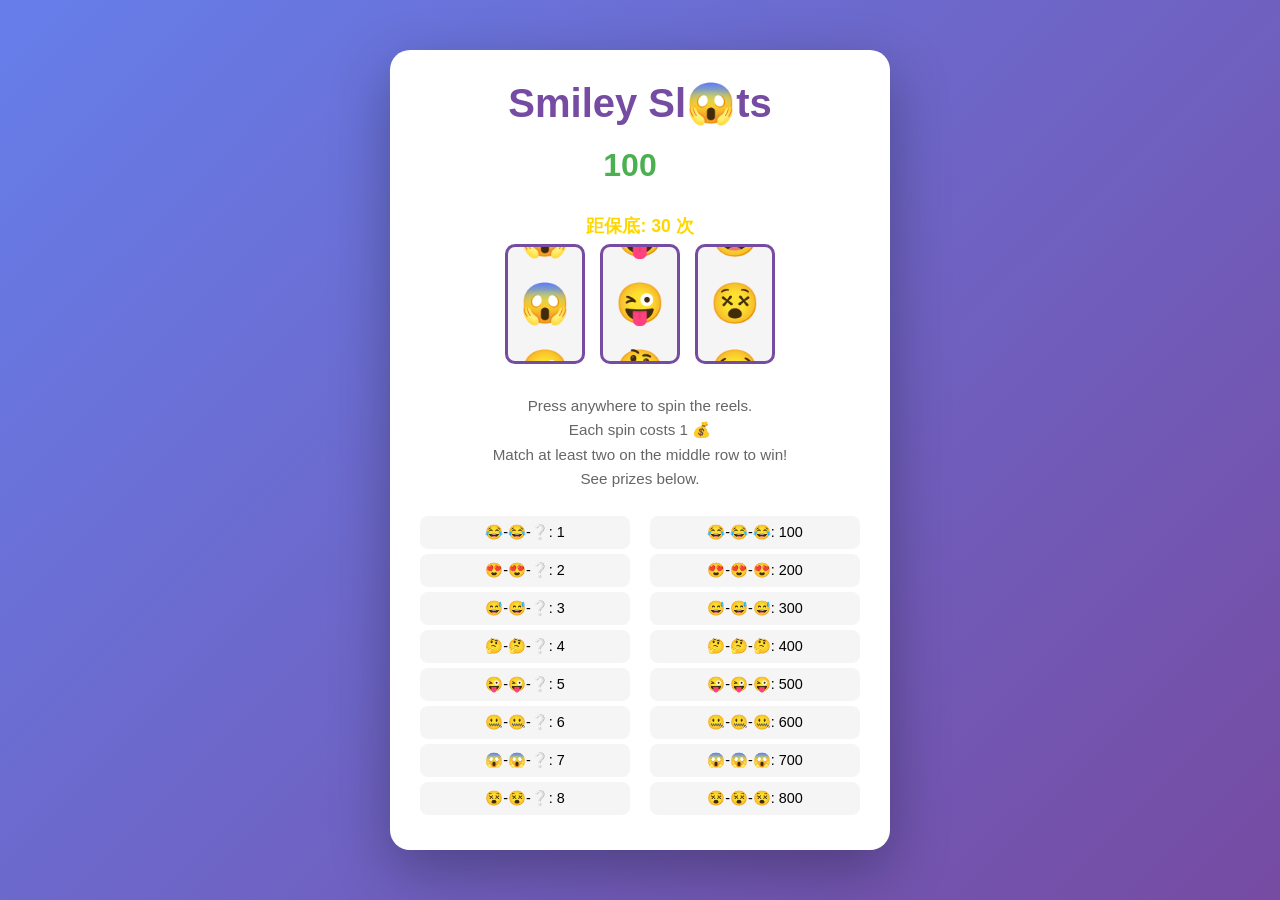
<file: index.html>
<!doctype html>
<html lang="en">
<head>
  <meta charset="utf-8">
  <meta name="viewport" content="width=device-width,initial-scale=1">
  <title>Smiley Slots</title>
  <link rel="stylesheet" href="style.css">

</head>
<body>
<!-- Please like <3 and share if you enjoyed! -->


<div class="container" onclick="startSpin()">
  <h1 class="title"> Smiley Sl😱ts </h1>
  <div class="money-container">
    <div id="money">100</div>
    <div class="changes"> </div>
  </div>
  <div class="pity-display" style="text-align:center;color:#ffd700;font-size:1.1em;margin:6px 0;font-weight:bold;">距保底: <span id="pity-counter">30</span> 次</div>

  <div class="play-area">
    <div class="reel-container"></div>
    <div class="reel-container"></div>
    <div class="reel-container"></div>
  </div>

  <div class="info">
    <div class="instructions">
      Press anywhere to spin the reels.<br/> Each spin costs 1 💰<br/> Match at least two on the middle row to win!<br/> See prizes below.</div>

    <div class="prize-table">
      <div class="doubles">
      </div>
      <div class="triples">

      </div>
    </div>
  <script src="script.js"></script>
</body>
</html>
</file>
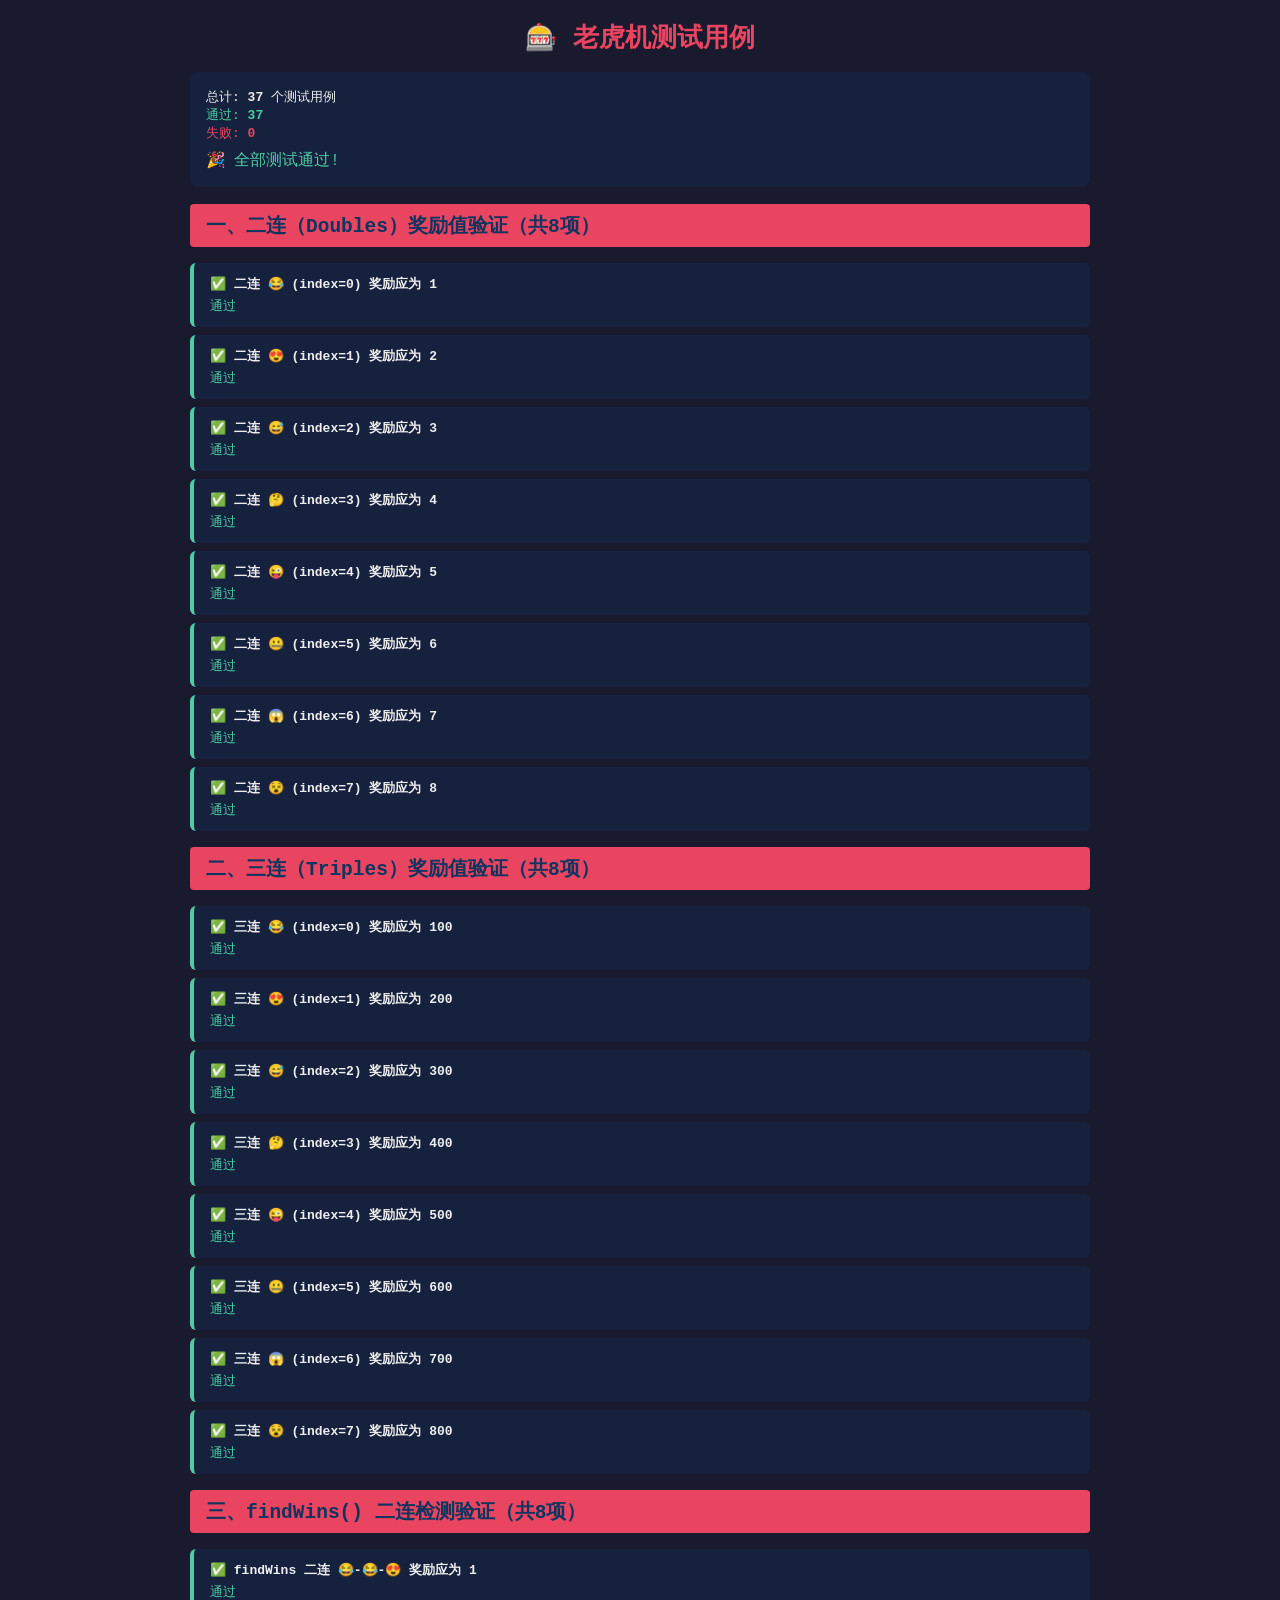
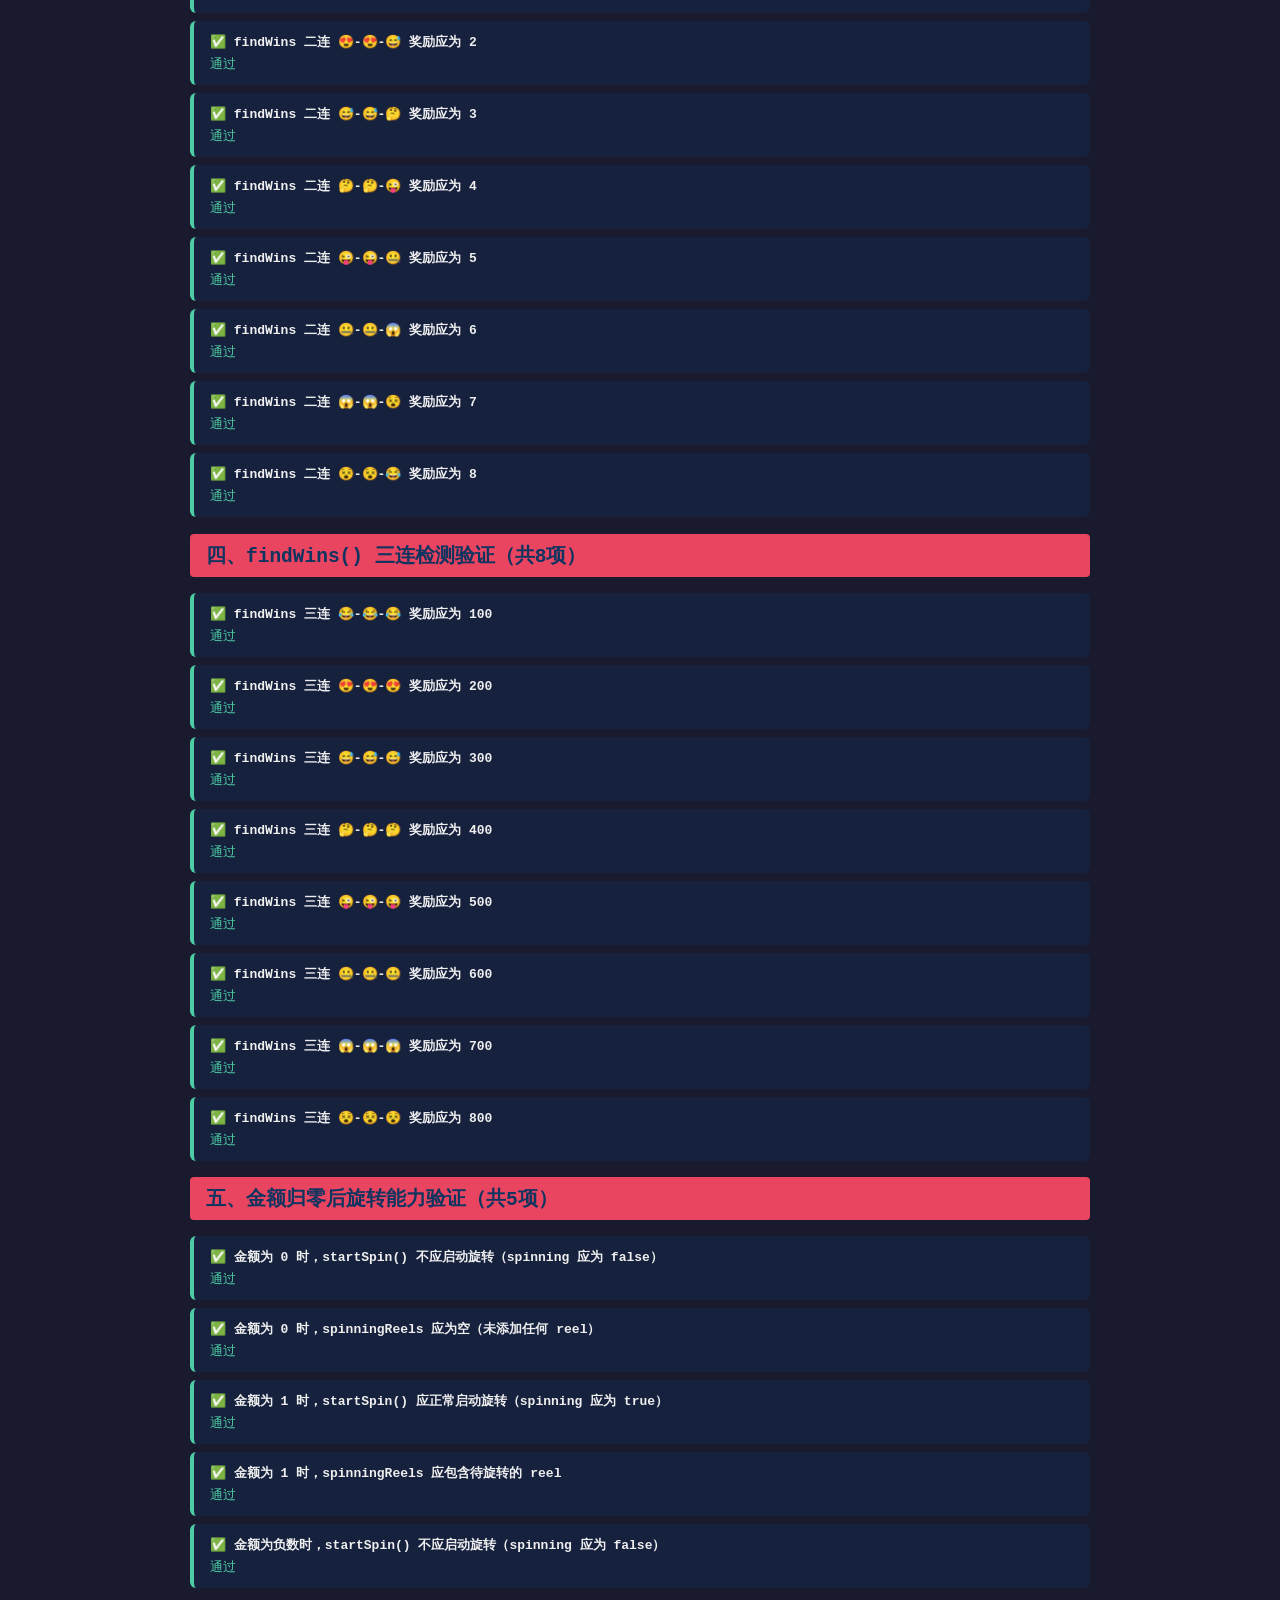
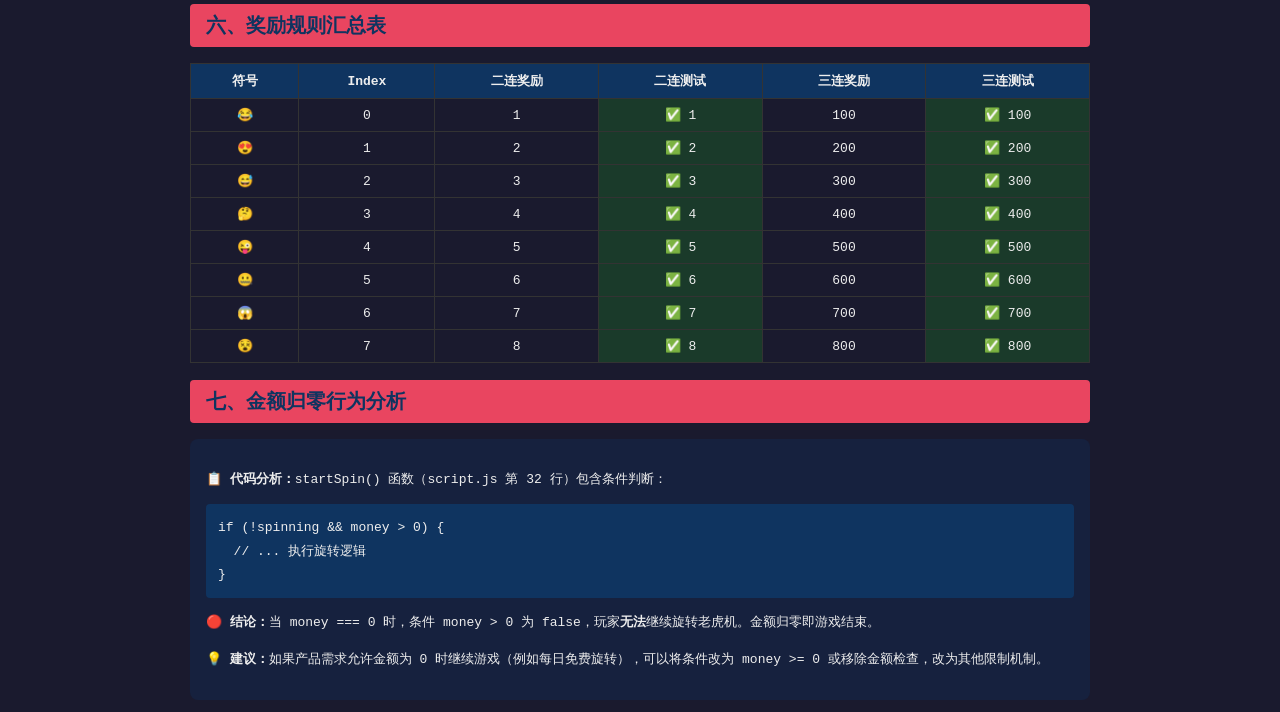
<file: test.html>
<!doctype html>
<html lang="zh-CN">
<head>
  <meta charset="utf-8">
  <meta name="viewport" content="width=device-width,initial-scale=1">
  <title>老虎机测试用例</title>
  <style>
    body { font-family: monospace; max-width: 900px; margin: 20px auto; padding: 0 20px; background: #1a1a2e; color: #eee; }
    h1 { color: #e94560; text-align: center; }
    h2 { color: #0f3460; background: #e94560; padding: 8px 16px; border-radius: 4px; }
    .summary { background: #16213e; padding: 16px; border-radius: 8px; margin: 16px 0; }
    .summary .pass { color: #4ecca3; }
    .summary .fail { color: #e94560; }
    .test-case { background: #16213e; margin: 8px 0; padding: 12px 16px; border-radius: 6px; border-left: 4px solid #555; }
    .test-case.pass { border-left-color: #4ecca3; }
    .test-case.fail { border-left-color: #e94560; }
    .test-case .name { font-weight: bold; }
    .test-case .result { margin-top: 4px; }
    .test-case .pass-text { color: #4ecca3; }
    .test-case .fail-text { color: #e94560; }
    .test-case .detail { color: #aaa; font-size: 0.9em; margin-top: 4px; }
    table { width: 100%; border-collapse: collapse; margin: 12px 0; }
    th, td { border: 1px solid #333; padding: 8px 12px; text-align: center; }
    th { background: #0f3460; }
    td.pass-cell { background: #1a3a2a; }
    td.fail-cell { background: #3a1a1a; }
    .hidden { display: none; }
    pre { background: #0f3460; padding: 12px; border-radius: 4px; overflow-x: auto; white-space: pre-wrap; }
  </style>
</head>
<body>

<h1>🎰 老虎机测试用例</h1>

<div class="summary" id="summary"></div>

<div id="results"></div>

<div class="hidden" id="game-dom">
  <div class="container">
    <div id="money">100</div>
    <div class="changes"></div>
    <div class="play-area">
      <div class="reel-container"></div>
      <div class="reel-container"></div>
      <div class="reel-container"></div>
    </div>
    <div class="info">
      <div class="prize-table">
        <div class="doubles"></div>
        <div class="triples"></div>
      </div>
    </div>
  </div>
</div>

<script src="script.js"></script>
<script>
(function() {
  let totalTests = 0;
  let passedTests = 0;
  let failedTests = 0;
  let resultsContainer = document.getElementById("results");

  function assert(condition, testName, detail) {
    totalTests++;
    let pass = !!condition;
    if (pass) passedTests++;
    else failedTests++;

    let div = document.createElement("div");
    div.className = "test-case " + (pass ? "pass" : "fail");
    div.innerHTML =
      '<div class="name">' + (pass ? "✅ " : "❌ ") + testName + "</div>" +
      '<div class="result ' + (pass ? "pass-text" : "fail-text") + '">' +
        (pass ? "通过" : "失败") +
      "</div>" +
      (detail ? '<div class="detail">' + detail + "</div>" : "");
    resultsContainer.appendChild(div);
  }

  function assertEqual(actual, expected, testName) {
    let pass = actual === expected;
    let detail = pass ? "" : "期望: " + expected + ", 实际: " + actual;
    assert(pass, testName, detail);
  }

  function updateSummary() {
    let summary = document.getElementById("summary");
    let allPass = failedTests === 0;
    summary.innerHTML =
      '<div>总计: <b>' + totalTests + "</b> 个测试用例</div>" +
      '<div class="pass">通过: <b>' + passedTests + "</b></div>" +
      '<div class="fail">失败: <b>' + failedTests + "</b></div>" +
      '<div style="margin-top:8px;font-size:1.2em;">' +
        (allPass ? '<span class="pass">🎉 全部测试通过!</span>' : '<span class="fail">⚠️ 存在失败用例</span>') +
      "</div>";
  }

  // ============================================================
  // 准备工作：保存原始 addToMoney，替换为同步版本
  // ============================================================
  let originalAddToMoney = addToMoney;
  addToMoney = function(amount, speed) {
    updateMoney(amount);
  };

  let reelContents = ["😂", "😍", "😅", "🤔", "😜", "🤐", "😱", "😵"];

  // ============================================================
  // 第一部分：验证所有二连（Doubles）奖励值
  // ============================================================
  let h2_1 = document.createElement("h2");
  h2_1.textContent = "一、二连（Doubles）奖励值验证（共8项）";
  resultsContainer.appendChild(h2_1);

  reelContents.forEach((symbol, index) => {
    let expectedWin = 1 + index;

    money = 100;
    win(2, symbol);
    let actualWin = money - 100;

    assertEqual(
      actualWin,
      expectedWin,
      "二连 " + symbol + " (index=" + index + ") 奖励应为 " + expectedWin
    );
  });

  // ============================================================
  // 第二部分：验证所有三连（Triples）奖励值
  // ============================================================
  let h2_2 = document.createElement("h2");
  h2_2.textContent = "二、三连（Triples）奖励值验证（共8项）";
  resultsContainer.appendChild(h2_2);

  reelContents.forEach((symbol, index) => {
    let expectedWin = (1 + index) * 100;

    money = 100;
    win(3, symbol);
    let actualWin = money - 100;

    assertEqual(
      actualWin,
      expectedWin,
      "三连 " + symbol + " (index=" + index + ") 奖励应为 " + expectedWin
    );
  });

  // ============================================================
  // 第三部分：验证 findWins() 对二连的检测
  // ============================================================
  let h2_3 = document.createElement("h2");
  h2_3.textContent = "三、findWins() 二连检测验证（共8项）";
  resultsContainer.appendChild(h2_3);

  function setReelSymbols(s1, s2, s3) {
    reelContainers.forEach(rc => {
      while (rc.children.length > 0) {
        rc.removeChild(rc.lastElementChild);
      }
    });

    [s1, s2, s3].forEach((symbol, reelIdx) => {
      let reel = reelContainers[reelIdx];
      for (let i = 0; i < 3; i++) {
        let item = document.createElement("div");
        item.className = "reel-item";
        if (i === 1) {
          item.innerText = symbol;
        } else {
          let otherSymbols = reelContents.filter(s => s !== symbol);
          item.innerText = otherSymbols[Math.floor(Math.random() * otherSymbols.length)];
        }
        reel.appendChild(item);
      }
    });
  }

  reelContents.forEach((symbol, index) => {
    let expectedWin = 1 + index;
    let otherSymbol = reelContents[(index + 1) % reelContents.length];
    setReelSymbols(symbol, symbol, otherSymbol);

    money = 100;
    findWins();
    let actualWin = money - 100;

    assertEqual(
      actualWin,
      expectedWin,
      "findWins 二连 " + symbol + "-" + symbol + "-" + otherSymbol + " 奖励应为 " + expectedWin
    );
  });

  // ============================================================
  // 第四部分：验证 findWins() 对三连的检测
  // ============================================================
  let h2_4 = document.createElement("h2");
  h2_4.textContent = "四、findWins() 三连检测验证（共8项）";
  resultsContainer.appendChild(h2_4);

  reelContents.forEach((symbol, index) => {
    let expectedWin = (1 + index) * 100;

    setReelSymbols(symbol, symbol, symbol);

    money = 100;
    findWins();
    let actualWin = money - 100;

    assertEqual(
      actualWin,
      expectedWin,
      "findWins 三连 " + symbol + "-" + symbol + "-" + symbol + " 奖励应为 " + expectedWin
    );
  });

  // ============================================================
  // 第五部分：验证金额归零后能否继续旋转
  // ============================================================
  let h2_5 = document.createElement("h2");
  h2_5.textContent = "五、金额归零后旋转能力验证（共5项）";
  resultsContainer.appendChild(h2_5);

  // 测试1：money = 0 时，startSpin() 不应启动旋转
  money = 0;
  spinning = false;
  spinningReels = [];
  startSpin();
  assert(
    !spinning,
    "金额为 0 时，startSpin() 不应启动旋转（spinning 应为 false）"
  );
  assert(
    spinningReels.length === 0,
    "金额为 0 时，spinningReels 应为空（未添加任何 reel）"
  );

  // 测试2：money = 1 时，startSpin() 应正常启动旋转
  money = 1;
  spinning = false;
  spinningReels = [];
  startSpin();
  assert(
    spinning,
    "金额为 1 时，startSpin() 应正常启动旋转（spinning 应为 true）"
  );
  assert(
    spinningReels.length > 0,
    "金额为 1 时，spinningReels 应包含待旋转的 reel"
  );

  // 测试3：money = -1（负数）时，startSpin() 不应启动旋转
  money = -1;
  spinning = false;
  spinningReels = [];
  startSpin();
  assert(
    !spinning,
    "金额为负数时，startSpin() 不应启动旋转（spinning 应为 false）"
  );

  // ============================================================
  // 第六部分：奖励汇总表
  // ============================================================
  let h2_6 = document.createElement("h2");
  h2_6.textContent = "六、奖励规则汇总表";
  resultsContainer.appendChild(h2_6);

  let table = document.createElement("table");
  table.innerHTML =
    "<thead><tr>" +
      "<th>符号</th><th>Index</th>" +
      "<th>二连奖励</th><th>二连测试</th>" +
      "<th>三连奖励</th><th>三连测试</th>" +
    "</tr></thead><tbody></tbody>";
  let tbody = table.querySelector("tbody");

  reelContents.forEach((symbol, index) => {
    let doubleExpected = 1 + index;
    let tripleExpected = (1 + index) * 100;

    money = 100;
    win(2, symbol);
    let doubleActual = money - 100;
    let doublePass = doubleActual === doubleExpected;

    money = 100;
    win(3, symbol);
    let tripleActual = money - 100;
    let triplePass = tripleActual === tripleExpected;

    let row = document.createElement("tr");
    row.innerHTML =
      "<td>" + symbol + "</td>" +
      "<td>" + index + "</td>" +
      "<td>" + doubleExpected + "</td>" +
      '<td class="' + (doublePass ? "pass-cell" : "fail-cell") + '">' +
        (doublePass ? "✅ " + doubleActual : "❌ " + doubleActual) +
      "</td>" +
      "<td>" + tripleExpected + "</td>" +
      '<td class="' + (triplePass ? "pass-cell" : "fail-cell") + '">' +
        (triplePass ? "✅ " + tripleActual : "❌ " + tripleActual) +
      "</td>";
    tbody.appendChild(row);
  });

  resultsContainer.appendChild(table);

  // ============================================================
  // 第七部分：金额归零行为分析
  // ============================================================
  let h2_7 = document.createElement("h2");
  h2_7.textContent = "七、金额归零行为分析";
  resultsContainer.appendChild(h2_7);

  let analysisDiv = document.createElement("div");
  analysisDiv.style.cssText = "background:#16213e;padding:16px;border-radius:8px;margin:8px 0;line-height:1.8;";
  analysisDiv.innerHTML =
    "<p>📋 <b>代码分析：</b><code>startSpin()</code> 函数（script.js 第 32 行）包含条件判断：</p>" +
    "<pre>if (!spinning &amp;&amp; money &gt; 0) {\n" +
    "  // ... 执行旋转逻辑\n" +
    "}</pre>" +
    "<p>🔴 <b>结论：</b>当 <code>money === 0</code> 时，条件 <code>money &gt; 0</code> 为 <code>false</code>，" +
    "玩家<b>无法</b>继续旋转老虎机。金额归零即游戏结束。</p>" +
    "<p>💡 <b>建议：</b>如果产品需求允许金额为 0 时继续游戏（例如每日免费旋转），" +
    "可以将条件改为 <code>money &gt;= 0</code> 或移除金额检查，改为其他限制机制。</p>";
  resultsContainer.appendChild(analysisDiv);

  // ============================================================
  // 恢复原始 addToMoney
  // ============================================================
  addToMoney = originalAddToMoney;

  // ============================================================
  // 最终汇总
  // ============================================================
  updateSummary();

  money = 100;
  spinning = false;
  spinningReels = [];
})();
</script>

</body>
</html>
</file>
<file: style.css>
* {
  margin: 0;
  padding: 0;
  box-sizing: border-box;
}

body {
  font-family: 'Arial', sans-serif;
  background: linear-gradient(135deg, #667eea 0%, #764ba2 100%);
  min-height: 100vh;
  display: flex;
  justify-content: center;
  align-items: center;
  padding: 20px;
}

.container {
  background: white;
  border-radius: 20px;
  padding: 30px;
  box-shadow: 0 20px 60px rgba(0, 0, 0, 0.3);
  text-align: center;
  max-width: 500px;
  width: 100%;
}

.title {
  font-size: 2.5rem;
  margin-bottom: 20px;
  color: #764ba2;
}

.money-container {
  display: flex;
  justify-content: center;
  align-items: center;
  gap: 20px;
  margin-bottom: 30px;
}

#money {
  font-size: 2rem;
  font-weight: bold;
  color: #4caf50;
}

.changes {
  display: flex;
  flex-direction: column;
  align-items: center;
  gap: 5px;
}

.change {
  font-size: 1rem;
  color: #4caf50;
  animation: fadeOut 1s forwards;
}

.change.negative {
  color: #f44336;
}

@keyframes fadeOut {
  0% { opacity: 1; transform: translateY(0); }
  100% { opacity: 0; transform: translateY(-20px); }
}

.play-area {
  display: flex;
  justify-content: center;
  gap: 15px;
  margin-bottom: 30px;
}

.reel-container {
  width: 80px;
  height: 120px;
  background: #f5f5f5;
  border-radius: 10px;
  overflow: hidden;
  display: flex;
  flex-direction: column;
  justify-content: center;
  align-items: center;
  border: 3px solid #764ba2;
  position: relative;
}

.reel-item {
  font-size: 2.5rem;
  padding: 10px 0;
  transition: all 0.1s ease;
  opacity: 0;
  transform: translateY(-20px);
}

.reel-item.active {
  opacity: 1;
  transform: translateY(0);
}

.reel-item.deactivate {
  opacity: 0;
  transform: translateY(20px);
}

.reel-item.win {
  animation: pulse 0.3s ease infinite;
}

@keyframes pulse {
  0%, 100% { transform: scale(1); }
  50% { transform: scale(1.2); }
}

#spin-button {
  font-size: 1.5rem;
  font-weight: bold;
  padding: 15px 50px;
  background: linear-gradient(135deg, #f093fb 0%, #f5576c 100%);
  color: white;
  border: none;
  border-radius: 50px;
  cursor: pointer;
  box-shadow: 0 8px 20px rgba(245, 87, 108, 0.4);
  transition: all 0.2s ease;
  text-transform: uppercase;
  letter-spacing: 2px;
  margin-bottom: 30px;
}

#spin-button:hover:not(.disabled) {
  transform: translateY(-3px);
  box-shadow: 0 12px 25px rgba(245, 87, 108, 0.5);
}

#spin-button:active:not(.disabled) {
  transform: translateY(0);
  box-shadow: 0 5px 15px rgba(245, 87, 108, 0.4);
}

#spin-button.disabled {
  background: linear-gradient(135deg, #9e9e9e 0%, #757575 100%);
  cursor: not-allowed;
  box-shadow: 0 4px 10px rgba(0, 0, 0, 0.2);
  opacity: 0.7;
}

.info {
  margin-top: 20px;
}

.instructions {
  color: #666;
  font-size: 0.95rem;
  margin-bottom: 20px;
  line-height: 1.6;
}

.prize-table {
  display: flex;
  justify-content: space-around;
  gap: 20px;
}

.prize-table > div {
  flex: 1;
}

.prize-item {
  font-size: 0.9rem;
  padding: 8px;
  margin: 5px 0;
  background: #f5f5f5;
  border-radius: 8px;
  transition: all 0.3s ease;
}

.prize-item.active {
  background: linear-gradient(135deg, #667eea 0%, #764ba2 100%);
  color: white;
  transform: scale(1.05);
}
</file>
